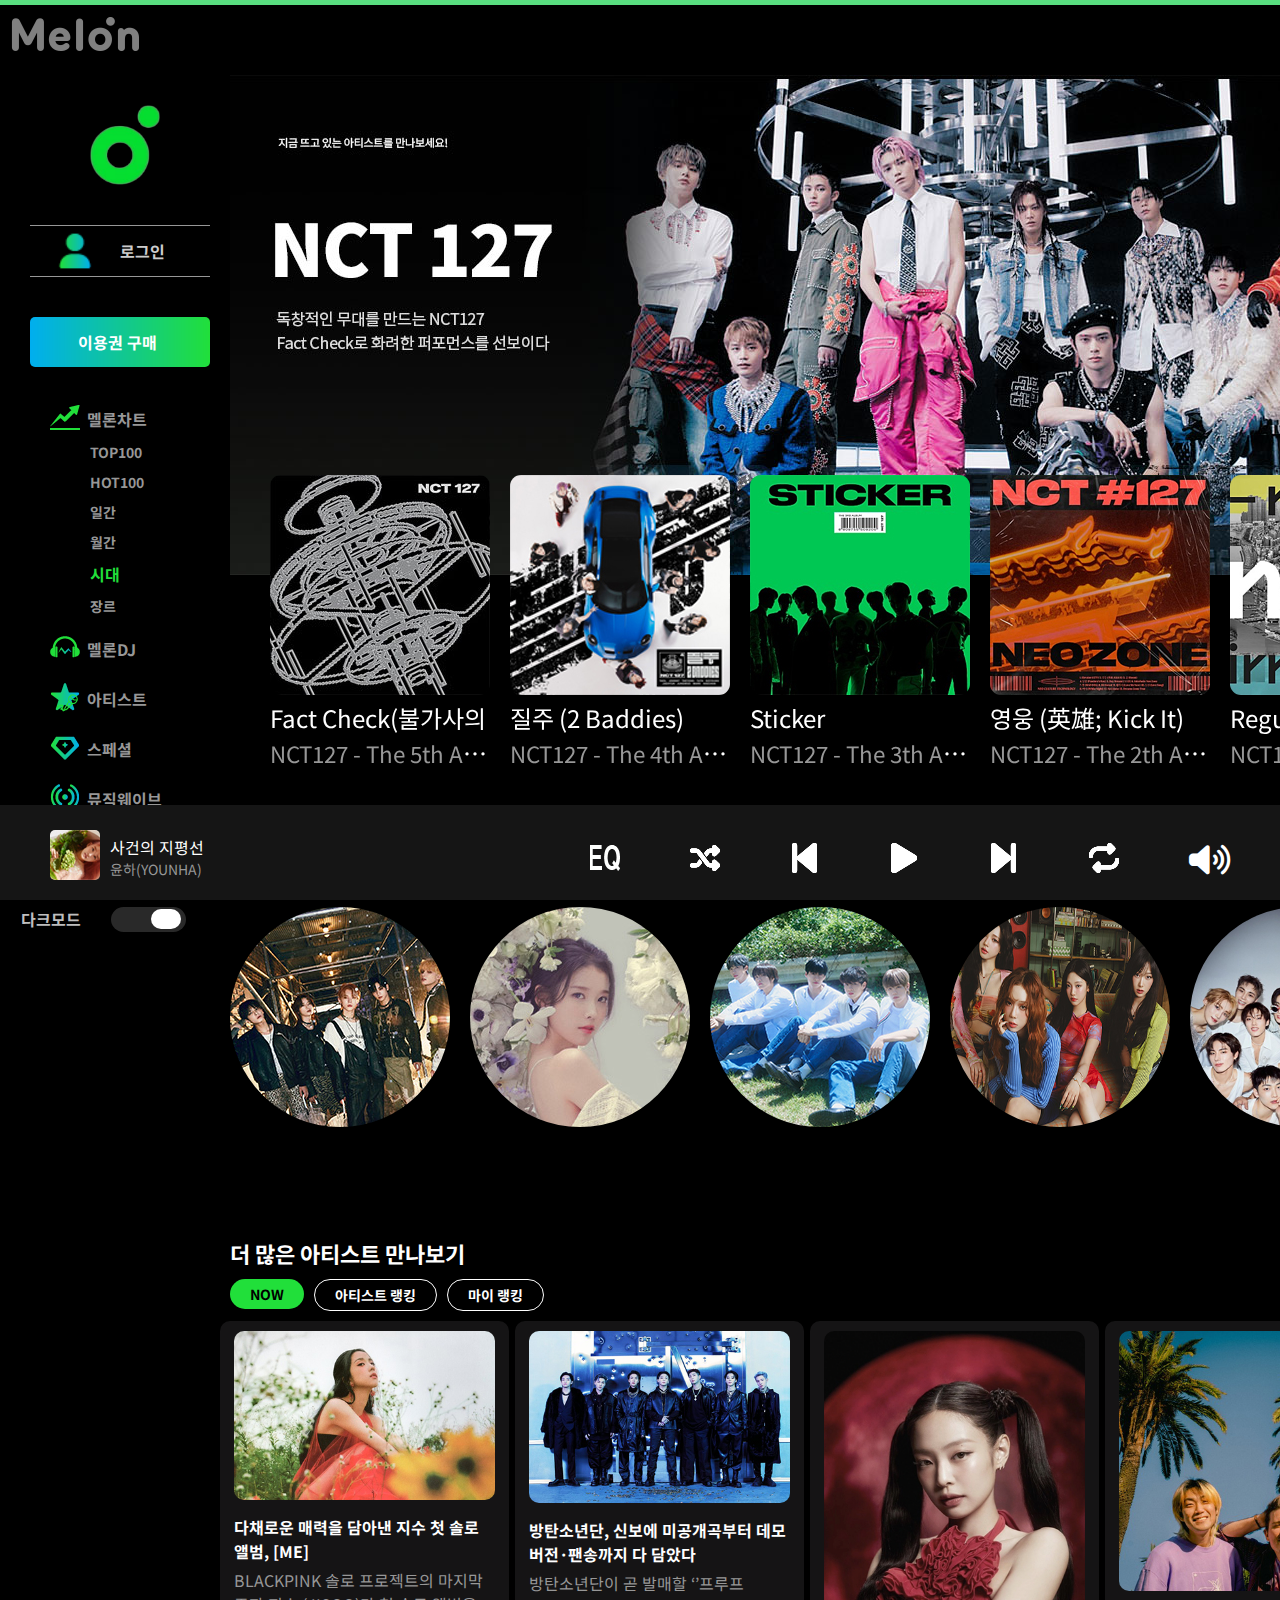
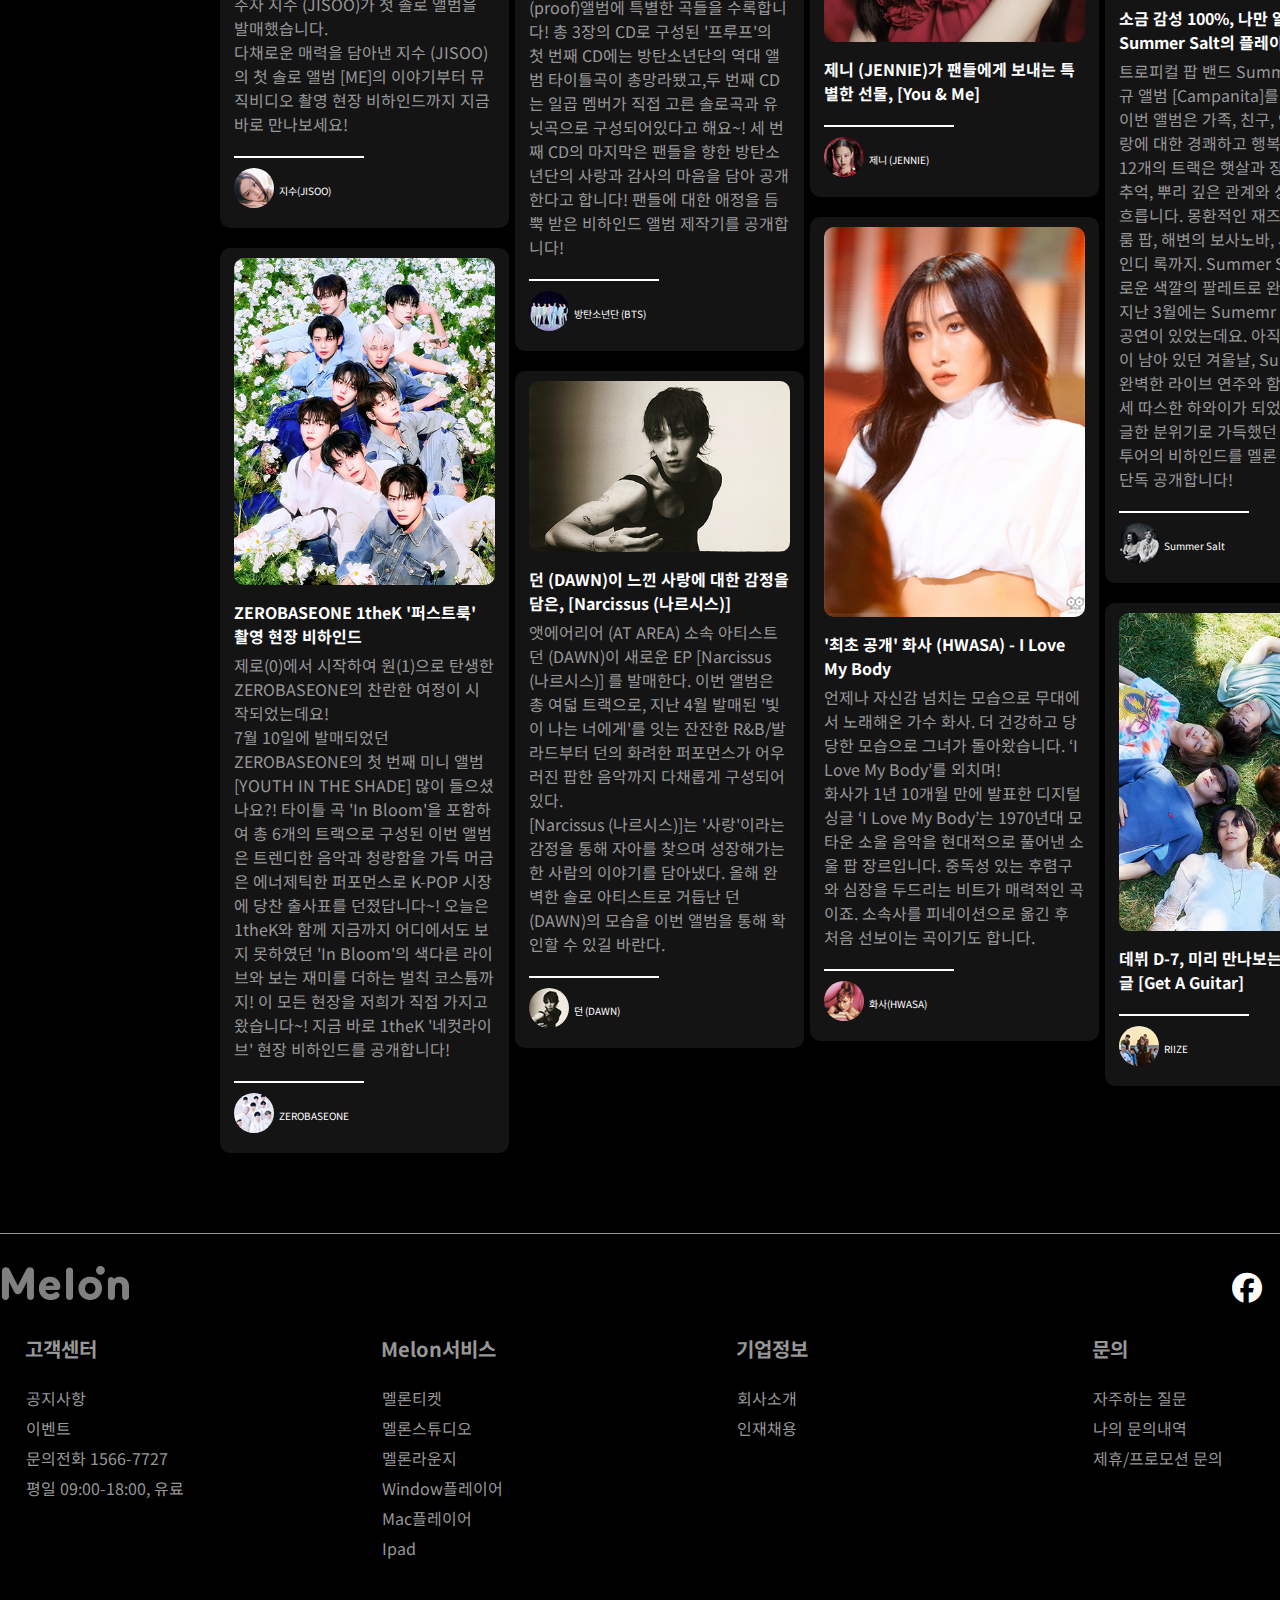
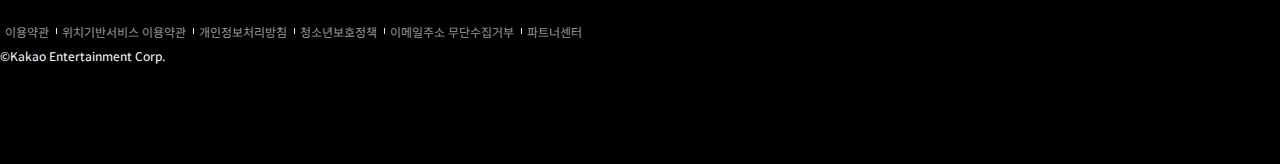
<file: subpage/artist/index.html>
<!DOCTYPE html>
<html lang="en">
<head>
  <meta charset="UTF-8">
  <meta name="viewport" content="width=device-width, initial-scale=1.0">
  <title>melon_subpage</title>
  <!--main.css-->
  <link rel="stylesheet" href="./css/main.css">
  <!--google_font-->
  <link href="https://fonts.googleapis.com/css2?family=Noto+Sans+KR:wght@400;700&display=swap" rel="stylesheet">
  <!--font-awesome_cdnjs-->
  <link rel="stylesheet" href="https://cdnjs.cloudflare.com/ajax/libs/font-awesome/6.4.2/css/all.min.css">
  <!--swiper-->
  <link rel="stylesheet" href="https://cdn.jsdelivr.net/npm/swiper@11/swiper-bundle.min.css" />
  <!--jquery-->
  <script src="./js/jquery-3.7.1.min.js"></script>
 
</head>
<body>
  
  <input type="checkbox" id="chk_lnb">

  <input type="radio" id="chk_chart" name="sub_menu" checked>
  <input type="radio" id="chk_dj" name="sub_menu">
  <input type="radio" id="chk_artist" name="sub_menu">
  <input type="radio" id="chk_special" name="sub_menu">
  <input type="radio" id="chk_my" name="sub_menu">

  <input type="checkbox" id="chk_mode">
<div class="header_box">

  <header class="header">
    <div class="logo">
      <a href="../../index.html">
        <span>  
          <img src="./img/bi/logo_opecity.png" alt="logo_img">
        </span>
        <span>
          <img src="./img/bi/logo.png" alt="logo_hover_img">
        </span>
      </a>
    </div>
 
    <nav class="header_menu_box">
      <ul class="search_box">
        <li class="search_menu">
          <i class="fa-solid fa-magnifying-glass"></i>
        </li>
      </ul>
      <label for="chk_lnb">
        <li class="ham_menu">
          <span><i class="fa-solid fa-bars"></i></span>
          <span><i class="fa-solid fa-xmark"></i></span>
        </li>
       </label>
    </nav>

    <nav class="lnb_box">
      <div class="lnb_h">

        <div class="lnb_symbol">
          <a href="../../index.html">
            <img src="./img/bi/symbol_01.png" alt="symbol_img">
          </a>
        </div>

        <div class="lnb_login_box">

          <div class="lnb_login">
           <img src="./img/icon/lnb_user.png" alt="lnb_login_img">
          </div>

          <p>로그인</p>

        </div>

        <ul class="ticket_box">
          <li class="ticket">
            <img src="./img/icon/lnb_tikat.png" alt="lnb_이용권_background-color">
            <p>이용권 구매</p>
          </li> 
        </ul>
      </div>
      
      <div class="lnb_b">
        <label for="chk_chart">
          <ul class="lnb_chart main">
           <li class="lnb_chart_img">
              <img src="./img/icon/lnb_icon_01.png" alt="melon_chart_img">
            </li>
            <li class="melon_chart p">멜론차트</li>

            <ul class="melon_chart_sub sub">
              <li>TOP100</li>
              <li>HOT100</li>
              <li>일간</li>
              <li>월간</li>
              <li><a href="../period/index.html"><green>시대</green></a></li>
              <li>장르</li>
            </ul>
         </ul>
       </label>

        <label for="chk_dj">
          <ul class="lnb_dj main">
            <li class="lnb_dj_img">
            <img src="./img/icon/lnb_icon_02.png" alt="melon_dj_img">
            </li>
            <li class="melon_dj p">멜론DJ</li>
          
            <ul class="melon_dj_sub sub">
              <li>투데이</li>
              <li>전문가 신곡</li>
              <li>#테마장르</li>
              <li>파워DJ</li>
              <li>인기</li>
            </ul>
          </ul>
        </label>

        <label for="chk_artist">
          <ul class="lnb_artist main">
            <li class="lnb_artist_img">
              <img src="./img/icon/lnb_icon_03.png" alt="artist_img">
            </li>
            <li class="melon_artist p">아티스트</li>

            <ul class="artist_sub sub">
              <li><a href="#"><green>NOW</green></a></li>
              <li>아티스트 랭킹</li>
              <li>마이 랭킹</li>
            </ul>
          </ul>
        </label>

        <label for="chk_special">
          <ul class="lnb_special main">
            <li class="lnb_special_img">
              <img src="./img/icon/lnb_icon_04.png" alt="special_img">
            </li>
            <li class="melon_special p">스페셜</li>

            <ul class="special_sub sub">
              <li>멜론의 전당</li>
              <li>매거진</li>
              <li>MMA</li>
              <li>주간인기상</li>
              <li>어학</li>
            </ul>
          </ul>
        </label>

          <ul class="lnb_music_wv_box main">
            <li class="lnb_music_wv_img">
              <img src="./img/icon/lnb_icon_05.png" alt="music_wave_img">
            </li>
            <li class="melon_music_wv p">
              <a href="#!">뮤직웨이브</a>
            </li>
          </ul>

        <label for="chk_my">
          <ul class="lnb_my_music main">
            <li class="lnb_my_music_img">
              <img src="./img/icon/lnb_icon_06.png" alt="my_music_img">
            </li>
            <li class="melon_my_music p">마이뮤직</li>

            <ul class="my_music_sub sub">
              <li>좋아요</li>
              <li>플레이리스트</li>
              <li>최근 들은</li>
              <li>많이 들은</li>
              <li>팬 맺은 아티스트</li>
              <li>뮤직 DNA</li>
              <li>다운로드한</li>
            </ul>
          </ul>
        </label>
      </div>

      <ul class="dark_mode_box">
        <li class="dark_mode">
            <span><p>다크모드</p></span>
            <span><p>화이트모드</p></span>
        </li>
        <li class="switch">
          <label for="chk_mode">
            <span class="switch_on"></span>
          </label>
        </li>
      </ul>
 
      
    </nav>
  </header>
</div>

<div class="wrap"> 

 <div class="swiper mySwiper" id="visual_main_box">
    <div class="swiper-wrapper">
      <div class="swiper-slide">
        <a href="#!">
          <picture>
            <source media="(min-width: 601px)" srcset="./img/side_banner_web.jpg">
            <source media="(min-width: 300px)" srcset="./img/side_banner_mobile.jpg">
            <img src="./img/side_banner_web.jpg" alt="visual_main_01_img">
          </picture>
        </a>
      </div>
    </div>
</div>

  <!--visual_main-->
 
 
   <!-- Swiper -->
   <div class="swiper mySwiper swiper_music_box">
    <div class="swiper-wrapper swiper_music mySwiper_music">

          <div class="swiper-slide">
            <div><img src="./img/icon/paly_50.png" alt="play_img"></div>
            <img src="./img/album_nct_01.jpg" alt="album_img_01">
            <div class="fff">Fact Check(불가사의 
              <br>
              <span>NCT127 - The 5th Album</span>
            </div>
          </div>

          <div class="swiper-slide">
            <div><img src="./img/icon/paly_50.png" alt="play_img"></div>
            <img src="./img/album_nct_02.jpg" alt="album_img_02">
            <div class="fff">질주 (2 Baddies)
              <br>
              <span>NCT127 - The 4th Album</span>
            </div>
          </div>

          <div class="swiper-slide">
            <div><img src="./img/icon/paly_50.png" alt="play_img"></div>
            <img src="./img/album_nct_03.jpg" alt="album_img_03">
            <div class="fff">Sticker
              <br>
              <span>NCT127 - The 3th Album</span>
            </div>
          </div>

          <div class="swiper-slide">
            <div><img src="./img/icon/paly_50.png" alt="play_img"></div>
            <img src="./img/album_nct_04.jpg" alt="album_img_04">
            <div class="fff">영웅 (英雄; Kick It)
              <br>
              <span>NCT127 - The 2th Album</span>
            </div>
          </div>

          <div class="swiper-slide">
            <div><img src="./img/icon/paly_50.png" alt="play_img"></div>
            <img src="./img/album_nct_05.jpg" alt="album_img_05">
            <div class="fff">Regular
              <br>
              <span>NCT127 - The 1th Album</span>
            </div>
          </div>
         
      
    </div>
  </div>
 <!-- Swiper JS -->
 <script src="https://cdn.jsdelivr.net/npm/swiper@11/swiper-bundle.min.js"></script>
  <script>
    var swiper_music_box = new Swiper(".swiper_music_box", {
      watchSlidesProgress: true,
      width:100,
      rewind: true,
      breakpoints: {
        601: {
          width: 220,
        }
      }
    });
  </script>
 <!--album-->

 <p class="title title_01">추천 아티스트</p>

  <!-- Swiper -->
  <div class="swiper mySwiper artist_img_box">
    <div class="swiper-wrapper artist_img">
      <div class="swiper-slide artist_img_01">
        <li>
          <img src="./img/artist_profil_txt.jpg" alt="artist_01_img">
        </li>
        <li>
          <p>투모로우바이투게더</p>
        </li>
      </div>

      <div class="swiper-slide artist_img_02">
        <li>
          <img src="./img/artist_profil_iu.jpg" alt="artist_02_img">
        </li>
        <li>
          <p>아이유</p>
        </li>
      </div>
      <div class="swiper-slide artist_img_03">
        <li>
          <img src="./img/artist_profil_nflyingjpg.jpg" alt="artist_03_img">
        </li>
        <li>
          <p>엔플라잉</p>
        </li>
      </div>
      <div class="swiper-slide artist_img_04">
        <li>
          <img src="./img/artist_profil_aespa.jpg" alt="artist_04_img">
        </li>
        <li>
          <p>에스파</p>
        </li>
      </div>
      <div class="swiper-slide artist_img_05">
        <li>
          <img src="./img/artist_profil_theboys.jpg" alt="artist_05_img">
        </li>
        <li>
          <p>더보이즈</p>
        </li>
      </div>
      <div class="swiper-slide artist_img_06">
        <li>
          <img src="./img/artist_profil_ive.jpg" alt="artist_06_img">
        </li>
        <li>
          <p>아이브</p>
        </li>
      </div>
      <div class="swiper-slide artist_img_07">
        <li>
          <img src="./img/artist_profil_lesserafim.jpg" alt="artist_06_img">
        </li>
        <li>
          <p>르세라핌</p>
        </li>
      </div>
      <div class="swiper-slide artist_img_08">
        <li>
          <img src="./img/artist_profil_jk.jpg" alt="artist_08_img">
        </li>
        <li>
          <p>정국</p>
        </li>
      </div>
      <div class="swiper-slide artist_img_09">
        <li>
          <img src="./img/artist_profil_newjeans.jpg" alt="artist_09_img">
        </li>
        <li>
          <p>뉴진스</p>
        </li>
      </div>
      <div class="swiper-slide artist_img_10">
        <li>
          <img src="./img/artist_profil_straykids.jpg" alt="artist_10_img">
        </li>
        <li>
          <p>스트레이트키즈</p>
        </li>
      </div>
      <div class="swiper-slide artist_img_11">
        <li>
          <img src="./img/artist_profil_idle.jpg" alt="artist_11_img">
        </li>
        <li>
          <p>(여자)아이들</p>
        </li>
      </div>
      <div class="swiper-slide artist_img_12">
        <li>
          <img src="./img/artist_profil_sunmi.jpg" alt="artist_12_img">
        </li>
        <li>
          <p>선미</p>
        </li>
      </div>
      
    </div>
  </div>

  <script>
    var swiper_artist_box = new Swiper(".artist_img_box", {
      watchSlidesProgress: true,
      width:240,
      rewind: true,
    });
  </script>

 <p class="title">더 많은 아티스트 만나보기</p>

 <ul class="artist_btn">
  <li><p>NOW</p></li>
  <li><p>아티스트 랭킹</p></li>
  <li><p>마이 랭킹</p></li>
 </ul>

<section class="card_wrapper">
  <article>
    <div class="card_box">  
      <div class="card_jisoo">
        <ul>
          <li>
            <img src="./img/card_jisoo.jpg" alt="card_img_01">
          </li>
          <li>
            <p>
              다채로운 매력을 담아낸 지수 첫 솔로 앨범, [ME]
            </p>
            <P>
              BLACKPINK 솔로 프로젝트의 마지막 주자 지수 (JISOO)가 첫 솔로 앨범을 발매했습니다.
            <br> 
              다채로운 매력을 담아낸 지수 (JISOO)의 첫 솔로 앨범 [ME]의 이야기부터 뮤직비디오 촬영 현장 비하인드까지 지금 바로 만나보세요!
            </P>
          </li>
          <li>
            <div class="artist_img">
              <img src="./img/thumbnail_jisoo.jpg" alt="jisoo_img">
            </div>
            <p>지수(JISOO)</p>
          </li>
        </ul>
      </div>
      <div class="card_jerobaseone">
        <ul>
          <li>
            <img src="./img/card_zerobaseone.jpg" alt="card_img_02">
          </li>
          <li>
            <p>
              ZEROBASEONE 1theK '퍼스트룩' 촬영 현장 비하인드
            </p>
            <p>
              제로(0)에서 시작하여 원(1)으로 탄생한 ZEROBASEONE의 찬란한 여정이 시작되었는데요!
            <br>
              7월 10일에 발매되었던 ZEROBASEONE의 첫 번째 미니 앨범 [YOUTH IN THE SHADE] 많이 들으셨나요?! 타이틀 곡 'In Bloom'을 포함하여 총 6개의 트랙으로 구성된 이번 앨범은 트렌디한 음악과 청량함을 가득 머금은 에너제틱한 퍼포먼스로 K-POP 시장에 당찬 출사표를 던졌답니다~!
              오늘은 1theK와 함께 지금까지 어디에서도 보지 못하였던 'In Bloom'의 색다른 라이브와 보는 재미를 더하는 벌칙 코스튬까지! 이 모든 현장을 저희가 직접 가지고 왔습니다~! 지금 바로 1theK '네컷라이브' 현장 비하인드를 공개합니다!
            </p>
          </li>
          <li>
            <div class="artist_img">
              <img src="./img/thumbnail_zerobaseone.jpg" alt="zerobaseone_img">
            </div>
            <p>ZEROBASEONE</p>
          </li>
        </ul>
      </div>
    </div>

    <div class="card_box">
      <div class="card_bts">
        <ul>
          <li>
            <img src="./img/card_bts.jpeg" alt="card_img_03">
          </li>
          <li>
            <p>
              방탄소년단, 신보에 미공개곡부터 데모 버전·팬송까지 다 담았다
            </p>
            <p>
              방탄소년단이 곧 발매할 ‘’프루프(proof)앨범에 특별한 곡들을 수록합니다! 총 3장의 CD로 구성된 '프루프'의 첫 번째 CD에는 방탄소년단의 역대 앨범 타이틀곡이 총망라됐고,두 번째 CD는 일곱 멤버가 직접 고른 솔로곡과 유닛곡으로 구성되어있다고 해요~! 세 번째 CD의 마지막은 팬들을 향한 방탄소년단의 사랑과 감사의 마음을 담아 공개한다고 합니다! 팬들에 대한 애정을 듬뿍 받은 비하인드 앨범 제작기를 공개합니다! 
            </p>
          </li>
          <li>
            <div class="artist_img">
              <img src="./img/thumbnail_bts.jpg" alt="bts_img">
            </div>
            <p>방탄소년단 (BTS)</p>
          </li>
        </ul>
      </div>
      <div class="card_dawn">
        <ul>
          <li>
            <img src="./img/card_dawn.jpg" alt="card_img_04">
          </li>
          <li>
            <p>
              던 (DAWN)이 느낀 사랑에 대한 감정을 담은, [Narcissus (나르시스)]
            </p>
            <p>
              앳에어리어 (AT AREA) 소속 아티스트 던 (DAWN)이 새로운 EP [Narcissus (나르시스)] 를 발매한다. 이번 앨범은 총 여덟 트랙으로, 지난 4월 발매된 '빛이 나는 너에게'를 잇는 잔잔한 R&B/발라드부터 던의 화려한 퍼포먼스가 어우러진 팝한 음악까지 다채롭게 구성되어 있다.
            <br>
              [Narcissus (나르시스)]는 '사랑'이라는 감정을 통해 자아를 찾으며 성장해가는 한 사람의 이야기를 담아냈다. 올해 완벽한 솔로 아티스트로 거듭난 던 (DAWN)의 모습을 이번 앨범을 통해 확인할 수 있길 바란다.
            </p>
          </li>
          <li>
            <div class="artist_img">
              <img src="./img/thumbnail_dawn.jpg" alt="dawn_img">
            </div>
            <p>던 (DAWN)</p>
          </li>
        </ul>
      </div>
    </div>
  </article>

  <article>
    <div class="artist_box">
      <div class="card_jenne">
        <ul>
          <li>
            <img src="./img/card_jennie.png" alt="card_img_05">
          </li>
          <li>
            <p class="fff">
              제니 (JENNIE)가 팬들에게 보내는 특별한 선물, [You & Me]
            </p>
          </li> 
          <li>
            <div class="artist_img">
              <img src="./img/thumbnail_jennie.jpg" alt="jenne_img">
            </div>
            <p>제니 (JENNIE)</p>
          </li>
        </ul>
      </div>
      <div class="card_hwasa">
        <ul>
          <li>
            <img src="./img/card_hwasa.jpg" alt="card_img_06">
          </li>
          <li>
            <p>
              '최초 공개' 화사 (HWASA) - I Love My Body
            </p>
            <p>
              언제나 자신감 넘치는 모습으로 무대에서 노래해온 가수 화사. 더 건강하고 당당한 모습으로 그녀가 돌아왔습니다. ‘I Love My Body’를 외치며!
            <br>
              화사가 1년 10개월 만에 발표한 디지털 싱글 ‘I Love My Body’는 1970년대 모타운 소울 음악을 현대적으로 풀어낸 소울 팝 장르입니다. 중독성 있는 후렴구와 심장을 두드리는 비트가 매력적인 곡이죠. 소속사를 피네이션으로 옮긴 후 처음 선보이는 곡이기도 합니다.
            </p>
          </li>
          <li>
            <div class="artist_img">
              <img src="./img/thumbnail_hwasa.jpg" alt="hwasa_img">
            </div>
            <p>화사(HWASA)</p>
          </li>
        </ul>
      </div>
    </div>

    <div class="artist_box">
      <div class="card_jisoo">
        <ul>
          <li>
            <img src="./img/card_summersalt.jpg" alt="card_img_07">
          </li>
          <li>
            <p>
              소금 감성 100%, 나만 알고 싶은 Summer Salt의 플레이리스트
            </p>
            <p>
              트로피컬 팝 밴드 Summer Salt가 정규 앨범 [Campanita]를 발매했습니다.
              이번 앨범은 가족, 친구, 연인, 모든 사랑에 대한 경쾌하고 행복한 기념비로, 12개의 트랙은 햇살과 장밋빛으로 물든 추억, 뿌리 깊은 관계와 상실로 굽이쳐 흐릅니다. 몽환적인 재즈에서부터 베드룸 팝, 해변의 보사노바, 사막의 밤 같은 인디 록까지. Summer Salt만의 다채로운 색깔의 팔레트로 완성했습니다.
            <br>
              지난 3월에는 Sumemr Salt의 첫 내한 공연이 있었는데요. 아직은 쌀쌀한 기운이 남아 있던 겨울날, Summer Salt의 완벽한 라이브 연주와 함께 공연장은 금세 따스한 하와이가 되었습니다.
              몽글몽글한 분위기로 가득했던 현장과 아시아 투어의 비하인드를 멜론 리스너 분들께 단독 공개합니다!
            </p>
          </li>
          <li>
            <div class="artist_img">
              <img src="./img/thumbnail_summersalt.jpg" alt="summersalt_img">
            </div>
            <p>Summer Salt</p>
          </li>
        </ul>
      </div>
      <div class="card_riize">
        <ul>
          <li>
            <img src="./img/card_riize.jpg" alt="card_img_08">
          </li>
          <li>
            <p>
              데뷔 D-7, 미리 만나보는 RIIZE 첫 싱글 [Get A Guitar]
            </p>
          </li>
          <li>
            <div class="artist_img">
              <img src="./img/thumbnail_riize.jpg" alt="riize_img">
            </div>
            <p>RIIZE</p>
          </li>
        </ul>
      </div>
    </div>
  </article>
</section>
</div>

 <!--card-->

<input type="radio" id="chk_center" name="footer">
<input type="radio" id="chk_service" name="footer">
<input type="radio" id="chk_info" name="footer">
<input type="radio" id="chk_ask" name="footer">

<footer class="footer">

  <div class="footer_logo_box">

    <div class="footer_logo">
      <a href="#">
        <img src="./img/bi/logo_opecity.png" alt="footer_logo_img">
      </a>
    </div>

    <ul class="footer_sns">
      <li>
        <a href="#!">
          <i class="fa-brands fa-facebook"></i>
        </a>
      </li>
      <li>
        <a href="#!">
          <i class="fa-brands fa-youtube"></i>
        </a>
      </li>
      <li>
        <a href="#!">
          <i class="fa-brands fa-twitter"></i>
        </a>
      </li>
      <li>
        <a href="#!">
          <i class="fa-brands fa-instagram"></i>
        </a>
      </li>
    </ul>
  
  </div>

  <div class="footer_menu_box">
  
    <div class="footer_center footer_menu">

      <label for="chk_center">
        <span>고객센터</span>
        <span>∨</span>
      </label>

      <ul class="notice_box">
        <li>공지사항</li>
        <li>이벤트</li>
        <li>문의전화 1566-7727</li>
        <li>평일 09:00-18:00, 유료</li>
      </ul>

    </div>

    <div class="footer_service footer_menu">

      <label for="chk_service">
        <span>Melon서비스</span>
        <span>∨</span>
      </label>

      <ul class="service_box">
        <li>멜론티켓</li>
        <li>멜론스튜디오</li>
        <li>멜론라운지</li>
        <li>Window플레이어</li>
        <li>Mac플레이어</li>
        <li>Ipad</li>
      </ul>

    </div>
  
    <div class="footer_info footer_menu">

      <label for="chk_info">
        <span>기업정보</span>
        <span>∨</span>
      </label>

      <ul class="info_box">
        <li>회사소개</li>
        <li>인재채용</li>
        <li>
          (주)카카오엔터테인먼트
        <br>
          경기도 성남시 분당구 판교역로 221
        <br>
          대표이사 : 이진수, 김성수
        <br>
          사업자등록번호 : 220-88-02594
        <br>
          이메일 : melon_info@kakaoent.com
          호스팅서비스사업자 : (주)카카오엔터테인먼트
        <br>
        <a href="#!">
          이용약관 및 개인정보 처리 방침 상세내용확인 >
        </a>
        </li>
      </ul>

    </div>

    <div class="footer_ask footer_menu">

      <label for="chk_ask">
        <span>문의</span>
        <span>∨</span>
      </label>

      <ul class="ask_box">
      
        <li>자주하는 질문</li>
        <li>나의 문의내역</li>
        <li>제휴/프로모션 문의</li>
      </ul>
    </div>
  </div>

  <div class="copy_right">
    <p>©Kakao Entertainment Corp.</p>
  </div>

  <ul class="terms">
    <li>
      <a href="#!">
        이용약관
      </a>
    </li>
    <li>
      <a href="#!">
        위치기반서비스 이용약관
      </a>
    </li>
    <li>
      <a href="#!">
        개인정보처리방침
      </a>
    </li>
    <li>
      <a href="#!">
        청소년보호정책
      </a>
    </li>
    <br class="br">
    <li>
      <a href="#!">
        이메일주소 무단수집거부
      </a>
    </li>
    <li>
      <a href="#!">
        파트너센터
      </a>
    </li>
  </ul>

</footer>

<div class="play_bar_box">
  <div class="play_bar">
    <div class="play_img">
      <img src="./img/contents/playing_bar_img_50x50.jpg" alt="play_bar_img">
    </div>
    <ul class="music">
      <li><p class="album">사건의 지평선</p></li>
      <li><p class="artist">윤하(YOUNHA)</p></li>
    </ul>
    <ul class="play_menu">
      <li>
        <img src="./img/icon/eq.png" alt="eq_img">
      </li>
      <li>
        <img src="./img/icon/shuffle.png" alt="shuffle_img">
      </li>
      <li>
        <img src="./img/icon/backward.png" alt="backward_img">
      </li>
      <li>
        <img src="./img/icon/paly_30.png" alt="play_img">
      </li>
      <li>
        <img src="./img/icon/forward.png" alt="forward_img">
      </li>
      <li>
        <img src="./img/icon/repeat.png" alt="repeat_img">
      </li>
      <li>
        <i class="fa-solid fa-volume-high"></i>
      </li>
      <li>
        <img src="./img/icon/music_bar.png" alt="music_bar_img">
      </li>
    </ul>
  </div>
</div>

<div class="aside">
  <div class="top_btn">
    <a href="#">
      <img src="./img/bi/symbol_01.png" alt="top_btn_img">
    </a>
  </div>
</div>


</body>
</html>
</file>
<file: subpage/artist/css/main.css>
* {margin: 0; padding: 0;}
li {list-style: none;}
a {text-decoration: none; color: black;}

body, html {
  width: 100%;
  background-color: black;
  overflow-x: hidden;
  position: relative;
  font-family: 'Noto Sans KR', sans-serif;
}

green {color: #21df3a;}


/*-----melon-----*/

#chk_lnb {display: none;}

#chk_lnb:checked ~ .header_box .header .lnb_box {left: 0;}
#chk_lnb ~ .header_box .header .lnb_box {left: -89%;}
#chk_lnb:checked ~ .header_box .header .header_menu_box label li span:last-child {display: block;}
#chk_lnb:checked ~ .header_box .header .header_menu_box label li span:first-child {display: none;}

#chk_chart {display: none;}
#chk_dj {display: none;}
#chk_artist {display: none;}
#chk_special {display: none;}
#chk_my {display: none;}

#chk_chart:checked ~ .header_box .header .lnb_box .lnb_b .melon_chart_sub {height: 230px;}
#chk_dj:checked ~ .header_box .header .lnb_box .lnb_b .melon_dj_sub {height: 200px;}
#chk_artist:checked ~ .header_box .header .lnb_box .lnb_b .artist_sub {height: 140px;}
#chk_special:checked ~ .header_box .header .lnb_box .lnb_b .special_sub {height: 200px;}
#chk_my:checked ~ .header_box .header .lnb_box .lnb_b .my_music_sub {height: 250px;}


#chk_mode {display: none;}
#chk_mode:checked ~ .header_box .header .lnb_box .dark_mode_box .dark_mode span:last-child {display: block;}
#chk_mode:checked ~ .header_box .header .lnb_box .dark_mode_box .dark_mode span:first-child {display: none;}

#chk_mode:checked ~ .header_box .header .lnb_box .dark_mode_box .switch label span {right: 40px;} 


/*-----check_box-----*/

.header_box {
  width: 100%;
  margin: 0 auto;
  border-top: 5px solid #59de80;
  position: relative;
}

.header_box .header .logo {
  width: 50%; 
  float: left;
  margin-top: 3px;
  margin-left: 10px;
}
.header_box .header .logo span:last-child {display: none;}

/*-----logo_box-----*/


.header_box .header .header_menu_box {
  position: absolute;
  right: 0px;
}

.header_box .header .header_menu_box li {
  display: inline-block;
  margin-right: 10px;
  margin-top: 5px;
}

.header_box .header .header_menu_box .search_box {
  float: left;
  margin-top: 1px;
} 

.header_box .header .header_menu_box .search_box .search_menu {
  width: 35px; height: 35px;
  background-color: #272626;
  border-radius: 50%;
}

.header_box .header .header_menu_box .search_box .search_menu i {
  color: #979797;
  font-size: 23px;
  padding: 5px 0 0 5px;
}

.header_box .header .header_menu_box .ham_menu {
  float: left;
}

 .header_box .header .header_menu_box .ham_menu span i {
  color: #979797;
  font-size: 30px;
  margin-top: 2px;
} 


.header_box .header .header_menu_box .ham_menu span:last-child {
  display: none;
}
/*-----search+ham_box-----*/

.lnb_box {
  width: 89%; height: 920px;
  background-color: black;
  position: absolute;
  transition: all 0.3s 0.3s;
  overflow: hidden;
  z-index: 10;
}

.lnb_box .lnb_h {
  width: 180px; 
  margin: 0 auto;
  overflow: hidden;
}

.lnb_box .lnb_h .lnb_symbol {
  width: 70px; height: 70px;
  margin: 40px 0 50px 60px;
}

.lnb_box .lnb_h .lnb_symbol img {
  width: 100%; height: auto;
}


.lnb_box .lnb_h .lnb_login_box {
  width: 180px; height: 50px;
  border: 1px solid #979797;
  border-left: 0;
  border-right: 0;

}

.lnb_box .lnb_h .lnb_login_box .lnb_login {
  width: 40px; height: 40px;
  margin: 5px 25px 5px 25px;
  float: left;
}

.lnb_box .lnb_h .lnb_login_box .lnb_login img {
  width: 100%; height: auto;
}

.lnb_box .lnb_h .lnb_login_box p {
  color: #ccc;
  line-height: 50px;
  font-weight: bolder;
}

.lnb_box .lnb_h .ticket_box {
  margin: 40px 0 20px 0;
  position: relative;
}

.lnb_box .lnb_h .ticket_box .ticket img {
  border-radius: 5px;
}

.lnb_box .lnb_h .ticket_box .ticket p {
  position: absolute;
  color: white;
  top: 0; left: 48px;
  line-height: 50px;
  font-weight: bolder;
}

.lnb_box .lnb_b {
  width: 160px;
  margin-left: 90px;
  overflow: hidden;
}

.lnb_box .lnb_b ul li.p {
  color: #979797;
  font-weight: bold;
  padding-top: 5px;
}


.lnb_box .lnb_b label .main {
  width: 170px;
  overflow: hidden;
}

.lnb_box .lnb_b label>ul>li {
  float: left;
  height: 30px;
  margin: 10px 7px 5px 0;
  font-size: 16px;
}

.lnb_box .lnb_b label>ul>.p {
  width: 120px;
}

.lnb_box .lnb_b ul li a {
  color: #979797;
  font-weight: bold;
  font-size: 16px;
}

.lnb_box .lnb_b .lnb_music_wv_box li {
  float: left;
  margin: 10px 7px 10px 0px;
}


.header_box .header .lnb_box .lnb_b label ul ul  {
  height: 0;
  transition: all 0.3s 0.3s;
}

.header_box .header .lnb_box .sub li {
  width: 130px;
  color: #979797;
  margin: 0 0 10px 40px;
  font-size: 14px;
  font-weight: bold;
}

/*-----lnb-----*/

.lnb_box .dark_mode_box {
  width: 200px;
  margin: 0 auto;
  margin-top: 30px;
}

.lnb_box .dark_mode_box li {
  float: left;
  width: 80px;
  margin-right: 20px;
}

.lnb_box .dark_mode_box li:last-child {
  margin-right: 0;
}

.lnb_box .dark_mode_box .dark_mode p {
  color: rgb(190, 190, 190);
  font-weight: bold;
  text-align: center;
}

.lnb_box .dark_mode_box .dark_mode span:last-child {
  display: none;
}

.lnb_box .dark_mode_box .switch {
  width: 75px; height: 25px;
  background-color: #292929;
  border-radius: 20px;
  position: relative;
}

.lnb_box .dark_mode_box .switch label .switch_on {
  width: 30px; height: 20px;
  background-color: white;
  border-radius: 30px;
  top: 2px; right: 5px;
  position: absolute;
  transition: all 0.3s;
}

/*-----header-----*/

#visual_main_box {
  width: 100%; height: auto;
  z-index: 0;
  position: relative;
}

/*-----visual_main-----*/

.swiper_music_box {
  width: 100%; height: 145px;
  left: 0;
  z-index: 9999;
  top: -60px;
  position: absolute;
}

.swiper_music_box .swiper_music {
  width: 100%; height: 100px;
  margin-left: 20px;
}


.swiper_music_box .swiper_music .swiper-slide {
  width: 100px; height: 100px;
  margin-right: 20px;
}

.swiper_music_box .swiper_music .swiper-slide img {
  width: 100%; height: auto;
  border-radius: 5%;
}

.swiper_music_box .swiper_music .swiper-slide .fff{
  color: #979797;
  text-overflow: ellipsis;
  white-space: nowrap;
  overflow: hidden;
  font-size: 14px;
  color: white;
}

.swiper_music_box .swiper_music .swiper-slide span {
  font-size: 12px;
  color: #979797;
}

.swiper_music_box .swiper_music .swiper-slide div:first-child {
  display: none;
}
/*-----album-----*/

.title {
  padding: 60px 0 10px 10px;
  font-size: 22px;
  font-weight: bold;
  color: white;
}

.title_01 {
  padding: 0 0 0 10px;
}
/*-----title-----*/

.artist_img_box {
  width: 100%;  height: 250px;
  overflow-y: hidden;
}

.artist_img_box .artist_img div li {
  width: 220px; height: 220px;
}

.artist_img_box .artist_img div li img {
  width: 100%; height: 100%;
  border-radius: 50%;
}

.artist_img_box .artist_img div p {
  color: #979797;
  text-align: center;
  margin-top: 10px;
  font-size: 14px;
}

/*-----artist_profile-----*/


.artist_btn li {
  height: 30px;
  border-radius: 30px;
  background-color: none;
  border: 1px solid white;
  float: left;
  padding: 0 20px;
  line-height: 30px;
  margin-right: 5px;
  margin-bottom: 10px;
}
.artist_btn li:first-child {
  background-color: #21df3a;
  border: none;
}
.artist_btn li p {
  color:white;
  font-size: 14px;
  font-weight: bold;
}
.artist_btn li:first-child p{
  color: black;
}

/*-----card_btn-----*/


.card_wrapper {
  width: 100%; height: auto;
  display: flex;
  justify-content: space-evenly;
  overflow: hidden;
  margin-bottom: 60px;
}

.card_wrapper article {
  width: 47%;
}

.card_wrapper article:last-child {margin-right: 0;}

.card_wrapper article>div>div {
  width: 100%; height: auto;
  overflow: hidden;
  background-color: #151415;
  margin-bottom: 20px;
  border-radius: 10px;
}

.card_wrapper article>div ul {
  width: 90%;
  margin: 0 auto;
}

.card_wrapper article>div ul li:first-child {
  width: 100%; height: auto;
  margin: 10px 0;
}

.card_wrapper article>div ul li:first-child img {
  width: 100%; height: auto;
  border-radius: 10px;
}

.card_wrapper article>div ul li:nth-child(2) p:last-child {
  margin: 5px 0;
  color: #979797;
  font-size: 14px;
}

.card_wrapper article>div ul li:nth-child(2) p:first-child {
  color: white;
  font-weight: bold;
  font-size: 14px;
}

.card_wrapper article>div ul li:last-child {
  width: 130px; height: 50px;
  margin-top: 20px;
  border-top: 2px solid white;
  padding: 10px 0;
}

.card_wrapper article>div ul li:last-child .artist_img {
  width: 40px; height: 40px;
  float: left;
  margin-right: 5px;
}

.card_wrapper article>div ul li:last-child .artist_img img {
  width: 100%; height: auto;
  border-radius: 50%;
}

.card_wrapper article>div ul li:last-child p {
  color:white;
  font-size: 10px;
  line-height: 45px;
}

/*-----card-----*/

#chk_center {display: none;}
#chk_service {display: none;}
#chk_info {display: none;}
#chk_ask {display: none;}


#chk_center:checked ~ .footer {
  height: 420px;
}
#chk_service:checked ~ .footer {
  height: 470px;
}
#chk_info:checked ~ .footer {
  height: 520px;
}
#chk_ask:checked ~ .footer {
  height: 390px;
}

#chk_center:checked ~ .footer .footer_center .notice_box {
  height: 100px;
}
#chk_service:checked ~ .footer .footer_service .service_box {
  height: 150px;
}
#chk_info:checked ~ .footer .footer_info .info_box {
  height: 200px;
}
#chk_ask:checked ~ .footer .footer_ask .ask_box {
  height: 70px;
}


/*-----chk_footer-----*/

.footer {
  width: 100%; height: 320px;
  overflow: hidden;
  margin-top: 60px;
  border-top: 1px solid #979797;
  padding-top: 30px;
}

.footer .footer_logo_box {
  width: 100%; height: auto;
  margin-bottom: 20px;

}

.footer .footer_logo {
  width: 49%; height: 50px;
  float: left;
  overflow: hidden;
}

.footer .footer_sns {
  width: 180px; height: 50px;
  float: right;
  overflow: hidden;
  margin-right: 10px;
}

.footer .footer_sns li {
  float: left;
  margin-right: 20px;
}

.footer .footer_sns li a {
  color: white;
  font-size: 30px;
}

.footer .footer_sns li:last-child {margin-right: 0;}



.footer .footer_menu {
  width: 100%; 
  margin: 0 auto;
  overflow: hidden;
}

.footer .footer_menu span:first-child {
  width: 90%;
  float: left;
}



.footer .footer_menu li:last-child {
  width: 10%;
}

.footer .footer_menu span {
  width: 24%;
  color: #979797;
  font-weight: bold;
  overflow: hidden;
  font-size: 20px;
}

.footer .footer_menu .notice {
  overflow: hidden;

}

.footer .footer_menu ul {
  width: 100%; height: auto;
  overflow: hidden;

}

.footer .footer_menu ul li {
  width: 100%;
  white-space: nowrap;
  color: #979797;
}



.footer .footer_menu ul{
  height: 0px;
  transition: all 0.3s 0.3s;
  border-bottom: 2px solid #979797;
}


.footer .footer_menu ul li a {
  display: block;
  width: 250px;
  font-size: 12px;
  white-space: nowrap;
  color: #979797;
  border-bottom: 1px solid #979797;
  margin-top: 10px;
}

.footer .copy_right {
  width: 100%;
  margin-top: 30px;
  display: none;
}

.footer .copy_right p {
  color: white;
  font-size: 12px;
}

.footer .terms {
  display: none;
}

.footer .terms li:nth-child(4) {
  border-right: block
}

.footer .terms li a {
  font-size: 12px;
  color: #979797;
}

/*-----footer-----*/

.br {
  display: none;
}

.play_bar {
  width: 100%; height: 95px;
  background-color: #151515;
  position: fixed;
  bottom: 0;
  z-index: 9999;
}

.play_bar .play_img {
  width: 50px; height: 50px;
  float: left;
  margin-top: 25px;
  margin-left: 10px;
}

.play_bar .play_img img {
  border-radius: 5px;
}

.play_bar ul {
  float: left;
  margin-left: 10px;
  margin-top: 25px;
}


.play_bar ul li .album{
  color: white;
  font-size: 1rem;
  margin-top: 5px;
}

.play_bar ul li .artist {
  font-size: 14px;
  color: #979797;
}

.play_bar .play_menu {
  display: flex;
  float: right;
  justify-content: space-between;
  margin-top: 38px;
  margin-right: 20px;
}

.play_bar_box .play_bar .play_menu {
  width: 10%;
  float: right;
}

.play_bar .play_menu li:first-child {display: none;}
.play_bar .play_menu li:nth-child(2) {display: none;}
.play_bar .play_menu li:nth-child(3) {display: none;}
.play_bar .play_menu li:nth-child(5) {display: none;}
.play_bar .play_menu li:nth-child(6){display: none;}
.play_bar .play_menu li:nth-child(7) {display: none;}
.play_bar .play_menu li:last-child {display: none;}



.aside .top_btn {
  width: 50px; height: 50px;
  position: fixed;
  bottom: 200px; right: 0;
  z-index: 9999;
}

.aside .top_btn img {
  width: 100%; height: auto;
}


@media all and (min-width: 601px) {
  .header_box {
    width: 100%; height: 55px;
    position: relative;
    top: 0px;
    z-index: 10;
  }
  
  .header_box .header .logo {
    margin-top: 7px;
  }
  
  .header_box .header .header_menu_box {
  margin-top: 2.5px;
  }
  
  .header_box .header .header_menu_box .search_box .search_menu {
    width: 40px; height: 40px;
  }
  
  .header_box .header .header_menu_box .search_box .search_menu i {
    margin: 1px;
    font-size: 1.7rem;
  }
  
  .header_box .header .header_menu_box .ham_menu span i {
    font-size: 2rem;
    margin-top: 4px;
  } 
  
  
  .lnb_box {
    width: 50%; height: 920px;
    z-index: 9999;
  }

  /*-----header-----*/
  .swiper_music_box {
  height: 220px; height: 275px;
  }


  .swiper_music_box .swiper_music .swiper-wrapper .swiper-slide-box .swiper-slide { width: 220px; height: 220px;
  }

  .swiper_music_box .swiper_music .swiper-wrapper .swiper-slide-box .swiper-slide img {
    width: 100%; height: 100%;
  }

  .swiper_music_box .swiper-wrapper .swiper-slide .fff {
    font-size: 1.1rem;
  }
  .swiper_music_box .swiper-wrapper .swiper-slide .fff span {
    font-size: 1rem;
  }

  /*-----album-----*/

  
.artist_img_box {
  width: 100%;  height: 270px;
  overflow-y: hidden;
}


.artist_img_box .artist_img ul p {
  color: #979797;
  text-align: center;
  margin-top: 10px;
  font-size: 14px;
}

.artist_img_box .artist_img ul p {
  font-size: 24px;
}


  /*-----artist-----*/


  .card_wrapper div div ul li:nth-child(2) p:nth-child(2) {
    font-size: 1rem;
  }

  /*-----card_wrapper-----*/
  .play_bar .play_menu li:nth-child(2) {display: block;}
  .play_bar .play_menu li:nth-child(3) {display: block;}
  .play_bar .play_menu li:nth-child(5) {display: block;}
  .play_bar .play_menu li:nth-child(6){display: block;}
  
  .play_bar_box .play_bar .play_menu {
    width: 50%;
  }
  
/*-----play_menu-----*/

.footer {
  width: 100%; height: 500px;
  margin-top: 50px;
  border-top: 1px solid #979797;
  padding-top: 30px;
}

.footer .footer_menu_box {
  width: 100%; height: 400px;
  margin-top: 20px;
  float: left;
}

.footer .footer_menu_box .footer_menu {
  width: 25%; height: 300px;
  float: left;
}


.footer .footer_menu span:last-child {display: none;}


.footer .footer_menu ul {
  border: 0;
  padding-top: 20px;
  line-height: 30px;
}

.footer .footer_menu ul li {
  padding-left: 26px;
}

#chk_center ~ .footer .footer_center .notice_box {
  height: 200px;
}
#chk_service~ .footer .footer_service .service_box {
  height: 200px;
}
#chk_info~ .footer .footer_info .info_box {
  height: 200px;
}
#chk_ask ~ .footer .footer_ask .ask_box {
  height: 200px;
}

.footer .footer_menu .info_box li:nth-child(3) {
  display: none;
}

.footer .copy_right {
  width: 100%;
  margin-top: 30px;
  display: block;
  position: absolute;
  bottom: 100px;
}

.footer .terms {
  display: block;
  position: absolute;
  bottom: 130px;
}

.footer .terms li {
  float: left;
  border-right: 1px solid #eee;
  padding: 0px 7px 0px 5px;
  line-height: 5px;
}

.footer .terms li:last-child {
  border-right: none;
}

.footer .footer_menu span {
margin-left: 25px;
}


}

@media all and (min-width:769px) {

  body, html {
    width: 100%;
    margin: 0 auto;
  }


  .header_box {
    width: 1422px; height: auto;
    margin: 0 auto;
  }
  
  .header_box .header {
    width: 1422px; height: 70px;
    top: 0;
  }
  
  .header_box .header .logo  {
    float: left;
    margin-top: 10px;
    margin-left: 10px;
  }
 
  .header_box .header .logo span:last-child  {display: none;}
  .header_box .header .logo:hover span:first-child {display: none;}
  .header_box .header .logo:hover span:last-child {display: block;}
  
  
.header_box .header .header_menu_box .search_box .search_menu {
  width: 60px; height: 60px;
  overflow: hidden;
  margin-top: 5px;
  float: right;
}

.header_box .header .header_menu_box .search_box .search_menu i {
  font-size: 2rem;
  margin: 7px;
}


.header_box .header .search_box:hover .search_menu {
  background-color: #21df3a;
  cursor: pointer;
}

.header_box .header .header_menu_box .ham_menu {
  display: none;
}

  
  #chk_lnb ~ .header_box .header .lnb_box {
    left: 0;
  }
  
  .header_box .header .lnb_box {
    width: 222px; height: 100vh;
    z-index: 9999;
    margin-top: 60px;
  }
  
  .header_box .header .lnb_box .lnb_h {
    width: 220px; height: auto;
    margin-left: 30px;
  }
  
  
  .header_box .header .lnb_box .lnb_b {
    width: 190px; height: auto;
    margin-left: 50px;
  }
  
  .header_box .header .lnb_box .lnb_login_box:hover {cursor: pointer;}
  
  .header_box .header .lnb_box ul {cursor: pointer;}
  
  .header_box .header .lnb_box div li span:hover {cursor: pointer;}

  #chk_chart:checked ~ .header_box .header .lnb_box .lnb_b .melon_chart_sub {height: 230px;}
  #chk_dj:checked ~ .header_box .header .lnb_box .lnb_b .melon_dj_sub {height: 200px;}
  #chk_artist:checked ~ .header_box .header .lnb_box .lnb_b .artist_sub {height: 150px;}
  #chk_special:checked ~ .header_box .header .lnb_box .lnb_b .special_sub {height: 210px;}
  #chk_my:checked ~ .header_box .header .lnb_box .lnb_b .my_music_sub {height: 260px;}
  
  /*-----header-----*/

  .wrap {
    width: 1200px;
    margin: 0 auto;
    padding-left: 220px;
  }
  
  
  #visual_main_box {
    width: 1180px; height: 500px;
  }

  
  /*-----visual_main-----*/

  .swiper_music_box {
    width: 100%; height: 290px;
    top: -100px;
  }


  .swiper_music_box .swiper_music {
    width:100%; height: 290px;
    margin-left: 50px;
  }

  .swiper_music_box .swiper_music .swiper-wrapper .swiper-slide-box .swiper-slide {
    margin-right: 50px;
  }

  .swiper_music_box .swiper-wrapper .swiper-slide .fff {
    font-size: 1.5rem;
  }

  .swiper_music_box .swiper-wrapper .swiper-slide .fff span {
    font-size: 1.4rem;
  }

  .swiper_music_box .swiper_music .swiper-slide div:first-child {
    display: block;
    opacity: 0;
    width: 220px; height: 220px;
    background-color: rgba(01, 0, 0, 0.3);
    border-radius: 10px;
    position: absolute;
    transition: all 0.3s 0.3s;
  }

  .swiper_music_box .swiper_music .swiper-slide div:first-child img {
    width: 50px; height: 50px;
    text-align: center;
    padding: 90px;
  }

  .swiper_music_box .swiper_music .swiper-slide:hover div:first-child {
    opacity: 1;
    cursor: pointer;
  }

  /*-----album-----*/

  .title {
    width: 1180px;
  }

  /*-----title-----*/

  .artist_img_box {
    position: relative;
    margin-top: 10px;
  }

  .artist_img_box .artist_img div:hover li:last-child {
    opacity: 1; 
    cursor: pointer;
  }

  .artist_img_box .artist_img div li:last-child {
    opacity: 0;
    width: 220px; height: 220px;
    position: absolute;
    top: 0;
    background-color: rgba(0, 0, 0, 0.3);
    border-radius: 50%;
    transition: all 0.2s 0.2s;
  }

  .artist_img_box .artist_img div li p {
    color: #fff;
    line-height: 220px;
    font-size: 1rem;
    font-weight: bold;
  }

  .artist_img_box {
    width: 1180px;
  }

  /*-----artist_img_box-----*/

  .artist_btn {
    width: 1200px;
    margin-left: 10px;
  }

  .artist_btn li {
    height: 30px;
    margin-right: 10px;
  }


  /*-----artist_btn-----*/

  .card_wrapper {
    width: 1180px;
  }

  .card_wrapper article {
    width: 50%; height: auto;
  }
 
  .card_wrapper article>div {
    width: 49%;
    float: left;
    margin-right: 1%;
  }

  .card_wrapper article>div ul li:nth-child(2) p:last-child {
    font-size: 1rem;
  }
  
  .card_wrapper article>div ul li:nth-child(2) p:first-child {
    font-size: 1rem;
  }


  /*-----card_wrapper-----*/

  .footer {
    width: 1422px;
    margin: 0 auto;
  }
  
  /*-----footer-----*/
  
  .play_bar_box {
    width: 100%;
  }
  .play_bar {
    width:100%
  }
  
  .play_bar .play_img {
   margin-left: 50px;
  }
  
  .play_bar .music {
    width: 30%;
  }
  
  
  .play_bar_box .play_bar .play_menu {
    width: 50%;
  }
  
  
  .play_bar .play_menu li:first-child {
    display: block;
  }
  .play_bar .play_menu li:nth-child(2) {display: block;}
  .play_bar .play_menu li:nth-child(6){display: block;}
  .play_bar .play_menu li:nth-child(7) {display: block;}
  
  .play_bar .play_menu li i {
    font-size: 33px;
    color: #fff;
  }
  
  .play_bar .play_menu {margin-right: 50px;}
  
  
  
  /*-----play_bar-----*/
  
  .aside .top_btn {
  left: 50%; 
  margin-left: 800px;
  }
  
  /*-----aside-----*/
  

}
</file>
